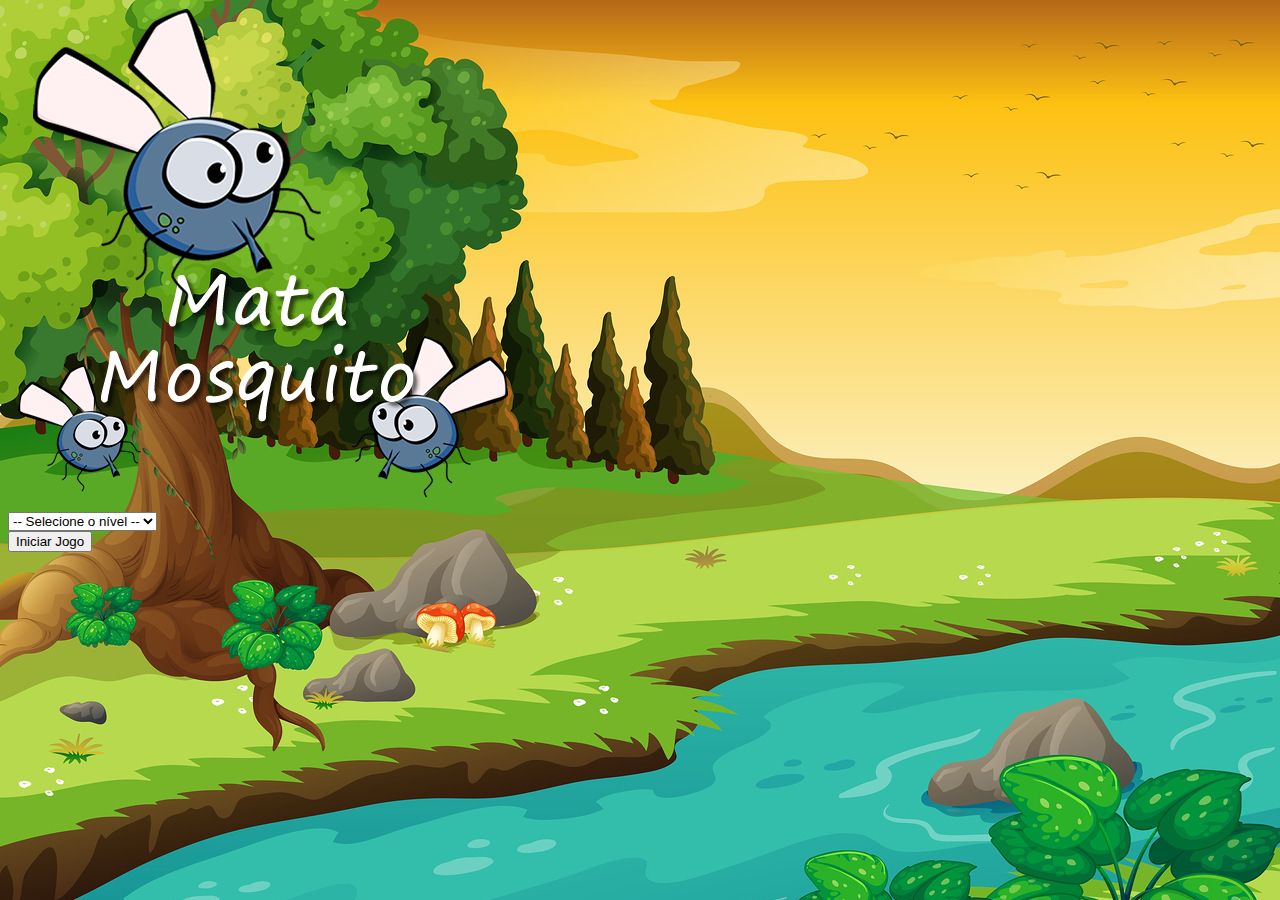
<file: index.html>
<!DOCTYPE html>
<html>
    <head>

        <title></title>
        <meta charset="utf-8">

        <link rel="stylesheet" href="https://cdn.jsdelivr.net/npm/bootstrap@4.5.3/dist/css/bootstrap.min.css" integrity="sha384-TX8t27EcRE3e/ihU7zmQxVncDAy5uIKz4rEkgIXeMed4M0jlfIDPvg6uqKI2xXr2" crossorigin="anonymous">

        <link rel="stylesheet" href="estilo.css">

        <script>
            function iniciarJogo(){
                
               var nivel =  document.getElementById('nivel').value 

               if(nivel === ''){
                   alert('Selecione um nível de jogo!')
                   return false
               }
               
               window.location.href="app.html?" + nivel
                
            }
        </script>

    </head>

    <body>
        
        <div class="container">
            <div class="row">
                <div class="col">
                    <div class="d-flex justify-content-center">
                        <img src="imagens/game.png">
                    </div>
                </div>
            </div>

            <div class="row">
                <div class="col">
                    <div class="d-flex justify-content-center">
                        <div class="mb-2">
                            <select class="form-control" id="nivel">
                                <option value="">-- Selecione o nível --</option>
                                <option value="normal">Normal</option>
                                <option value="dificil">Difícil</option>
                                <option value="chucknorris">Chuck Norris</option>
                            </select>
                        </div>
                    </div>
                </div>
            </div>

                        

            <div class="row">
                <div class="col">
                    <div class="d-flex justify-content-center">
                        <button type="button " class="btn btn-danger btn-lg" onclick="iniciarJogo()">Iniciar Jogo</button>
                    </div>
                </div>
            </div>

        </div>


    </body>

</html>
</file>
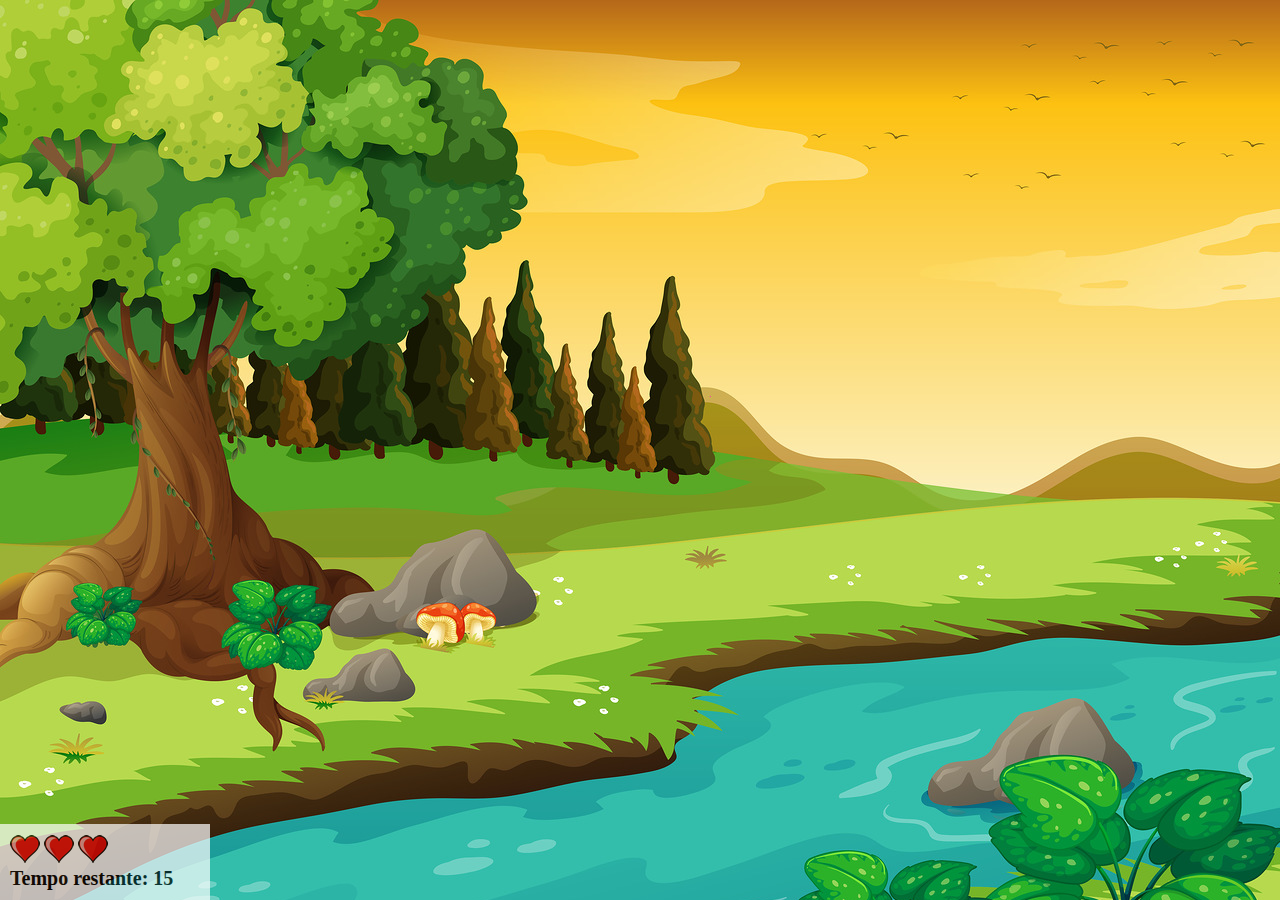
<file: app.html>
<!DOCTYPE html>
<html>
    <head>

        <title></title>
        <meta charset="utf-8">

        <link rel="stylesheet" href="estilo.css">
        <script src="jogo.js"></script>

    </head>

    <body onresize="ajustaTamanhoPalcoJogo()">

        <div class="painel">
            <div class="vidas">
                <img id="v1" src="imagens/coracao_cheio.png">
                <img id="v2" src="imagens/coracao_cheio.png">
                <img id="v3" src="imagens/coracao_cheio.png">
            </div>

            <div class="cronometro">
                Tempo restante: <span id="cronometro" ></span>

            </div>
        </div>
        
        
        <script>

            document.getElementById('cronometro').innerHTML = tempo

            var criaMosquito = setInterval(function(){

                posicaoRandomica()

                
            },criaMosquitoTempo)

        </script>
        
    </body>

</html>
</file>
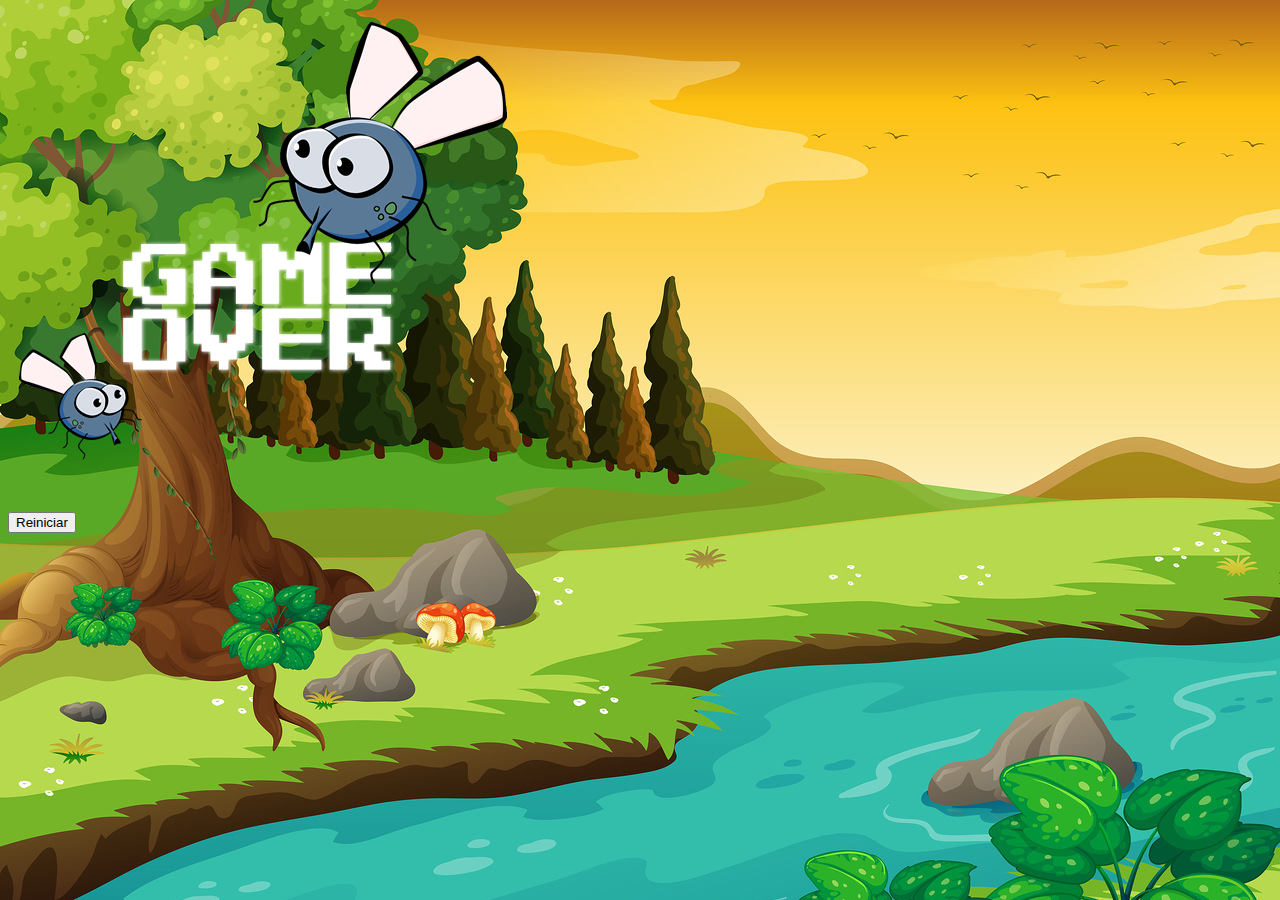
<file: fim_de_jogo.html>
<!DOCTYPE html>
<html>
    <head>

        <title></title>
        <meta charset="utf-8">

        <link rel="stylesheet" href="https://cdn.jsdelivr.net/npm/bootstrap@4.5.3/dist/css/bootstrap.min.css" integrity="sha384-TX8t27EcRE3e/ihU7zmQxVncDAy5uIKz4rEkgIXeMed4M0jlfIDPvg6uqKI2xXr2" crossorigin="anonymous">

        <link rel="stylesheet" href="estilo.css">

    </head>

    <body>
        
        <div class="container">
            <div class="row">
                <div class="col">
                    <div class="d-flex justify-content-center">
                        <img src="imagens/game_over.png">
                    </div>
                </div>
            </div>

            <div class="row">
                <div class="col">
                    <div class="d-flex justify-content-center">
                        <button type="button " class="btn btn-dark btn-lg" onclick="window.location.href='index.html'">Reiniciar</button>
                    </div>
                </div>
            </div>

        </div>


    </body>

</html>
</file>
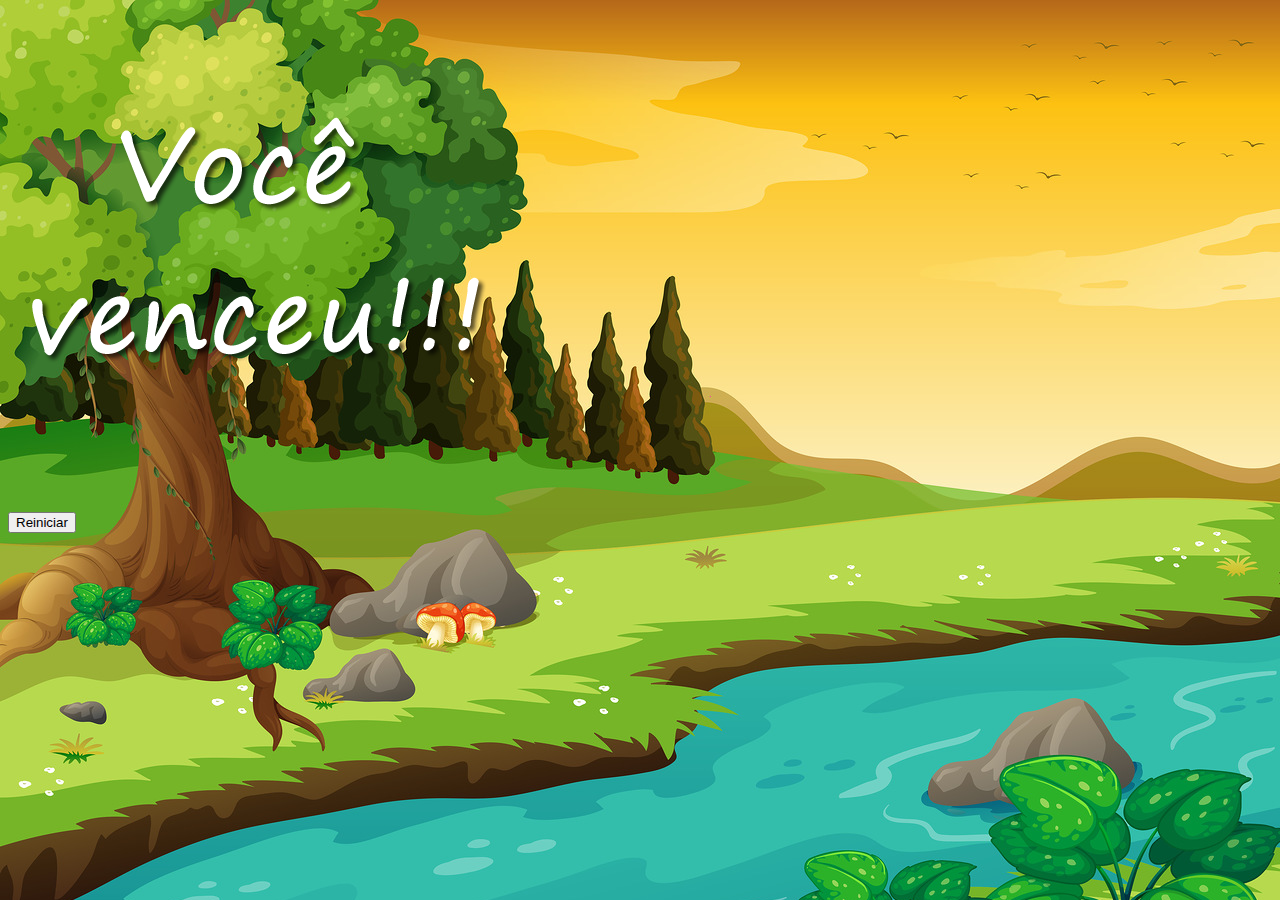
<file: vitoria.html>
<!DOCTYPE html>
<html>
    <head>

        <title></title>
        <meta charset="utf-8">

        <link rel="stylesheet" href="https://cdn.jsdelivr.net/npm/bootstrap@4.5.3/dist/css/bootstrap.min.css" integrity="sha384-TX8t27EcRE3e/ihU7zmQxVncDAy5uIKz4rEkgIXeMed4M0jlfIDPvg6uqKI2xXr2" crossorigin="anonymous">

        <link rel="stylesheet" href="estilo.css">

    </head>

    <body>
        
        <div class="container">
            <div class="row">
                <div class="col">
                    <div class="d-flex justify-content-center">
                        <img src="imagens/vitoria.png">
                    </div>
                </div>
            </div>

            <div class="row">
                <div class="col">
                    <div class="d-flex justify-content-center">
                        <button type="button " class="btn btn-dark btn-lg" onclick="window.location.href='index.html'">Reiniciar</button>
                    </div>
                </div>
            </div>

        </div>


    </body>

</html>
</file>
<file: estilo.css>
html{
    cursor: url('imagens/mata_mosquito.png') 30 30, auto;
}


body{
    background-image: url('imagens/bg.jpg');
    background-repeat: no-repeat;
    background-size: 100%;
}




.mosquito1{
    width: 50px;
    height: 50px;
}

.mosquito2{
    width: 70px;
    height: 70px;
}


.mosquito3{
    width: 90px;
    height: 90px;
}

.ladoA{
    transform: scaleX(1);
}

.ladoB{
    transform: scaleX(-1);
}

.painel{
    position: absolute;
    width: 190px;
    padding: 10px;
    left: 0px;
    bottom: 0px;
    border-top: solid 1px #fff;
    background-color: #fff;
    opacity: 0.7;

}

.vidas{
    float: left;
}

.cronometro{
    float: left;
    font-size: 20px;
    font-weight: bold;
}
</file>
